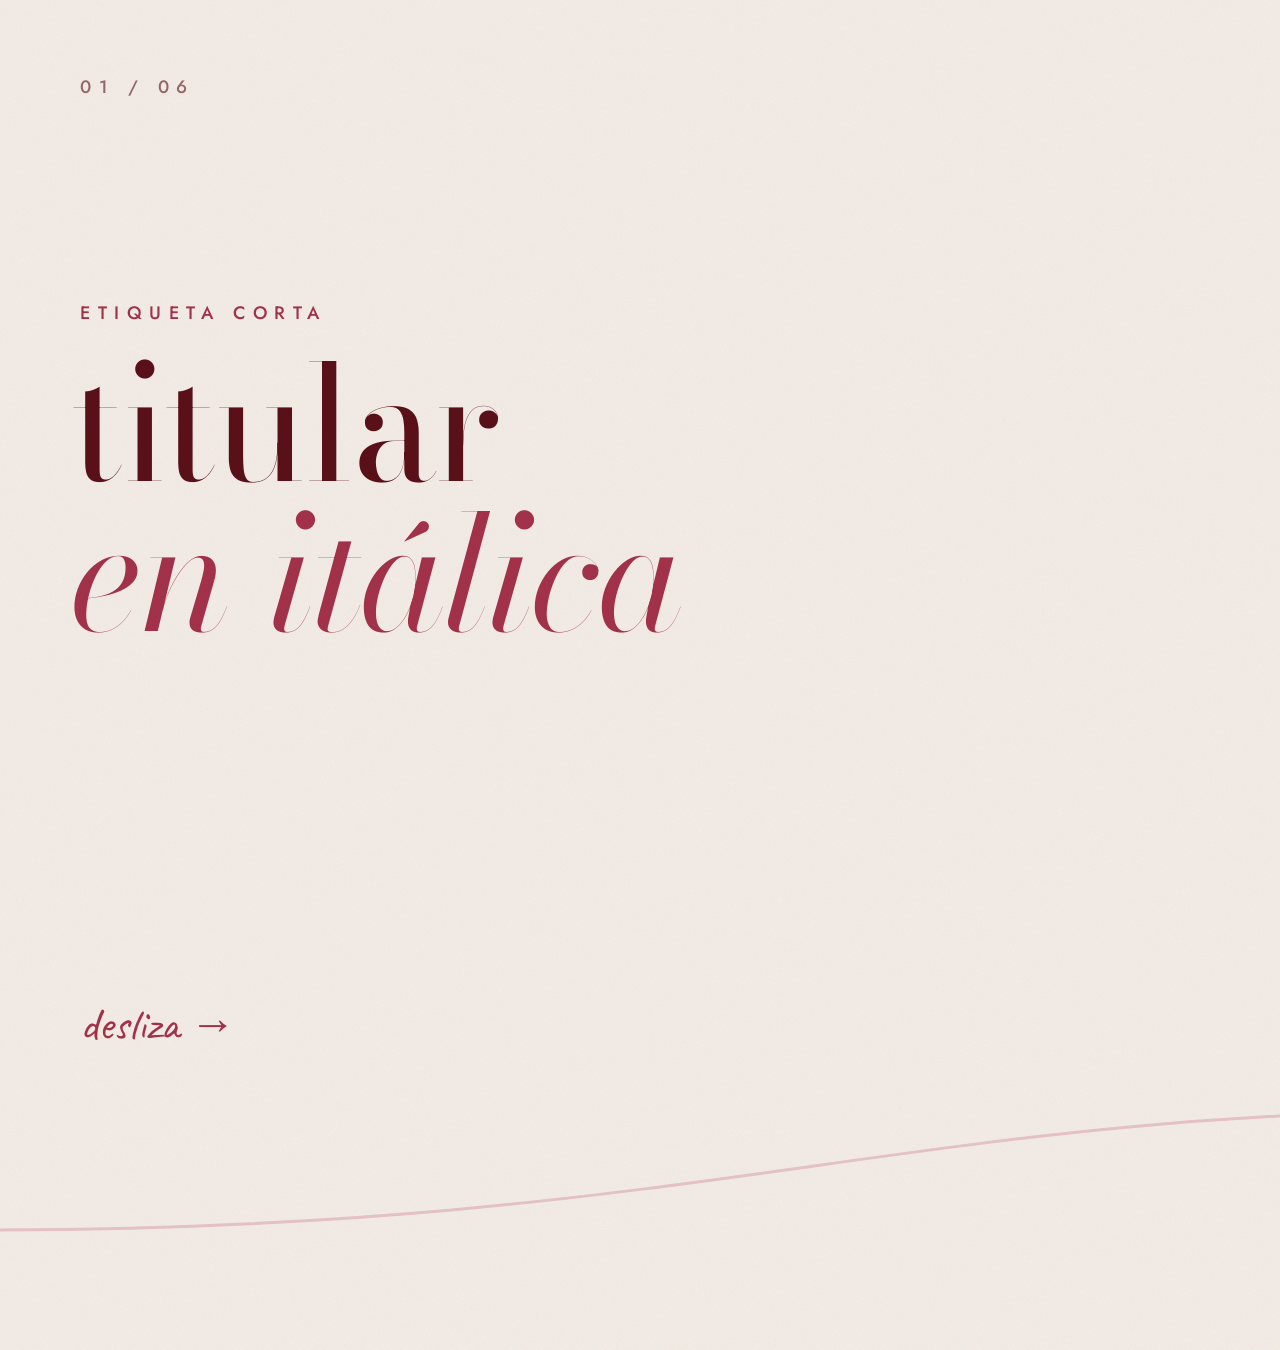
<file: .claude/skills/disenos-aesthetic/templates/carrusel-panoramico.html>
<!doctype html><html><head><meta charset="utf-8">
<!-- Plantilla: carrusel panorámico de 6 slides (6480×1350).
     Render: node scripts/render.js este.html salida 1080 1350 6 -->
<link href="https://fonts.googleapis.com/css2?family=Bodoni+Moda:ital,opsz,wght@0,6..96,400;0,6..96,600;1,6..96,400&family=Jost:wght@400;500&family=Pinyon+Script&family=Caveat:wght@600&display=swap" rel="stylesheet">
<style>
:root{--fondo:#F3ECE6;--tinta:#5a1018;--acento:#a3314a;--suave:#e6c3c6}
*{margin:0;box-sizing:border-box}
body{width:6480px;height:1350px;position:relative;overflow:hidden;background:var(--fondo);color:var(--tinta);font-family:Jost}
.a{position:absolute}
.cap{font-weight:500;letter-spacing:.42em;font-size:18px;text-transform:uppercase}
.bod{font-family:'Bodoni Moda';line-height:.92;letter-spacing:-.015em}
.it{font-style:italic;color:var(--acento)}
.hand{font-family:Caveat;color:var(--acento);line-height:1.05}
.sh{filter:drop-shadow(0 28px 26px rgba(60,10,20,.32)) drop-shadow(0 5px 7px rgba(60,10,20,.22))}
.grain{position:absolute;inset:0;opacity:.08;mix-blend-mode:multiply;pointer-events:none}
</style></head><body>
<!-- Elemento conductor que cruza todas las slides -->
<svg class="a" style="left:0;top:0" width="6480" height="1350"><path d="M-20 1230 C 700 1230,900 1110,1500 1110 S 2600 1250,3300 1250 S 4400 1120,5000 1120 S 6000 1240,6600 1240" fill="none" stroke="#e6c3c6" stroke-width="3"/></svg>

<!-- Slide 1 (x 0–1080): portada -->
<div class="a cap" style="left:80px;top:74px;opacity:.6">01 / 06</div>
<div class="a cap" style="left:80px;top:300px;color:var(--acento)">ETIQUETA CORTA</div>
<div class="a bod" style="left:70px;top:350px;font-size:160px">titular</div>
<div class="a bod it" style="left:70px;top:500px;font-size:160px">en itálica</div>
<div class="a hand" style="left:80px;top:1000px;font-size:46px">desliza →</div>

<!-- Slides 2–6: suma 1080·(n−1) a "left".
     Pon objetos cruzando los cortes (x = 1080, 2160, 3240…) para invitar a deslizar. -->

<svg class="grain" width="6480" height="1350"><filter id="nz"><feTurbulence type="fractalNoise" baseFrequency=".85" numOctaves="3"/></filter><rect width="100%" height="100%" filter="url(#nz)"/></svg>
</body></html>
</file>
